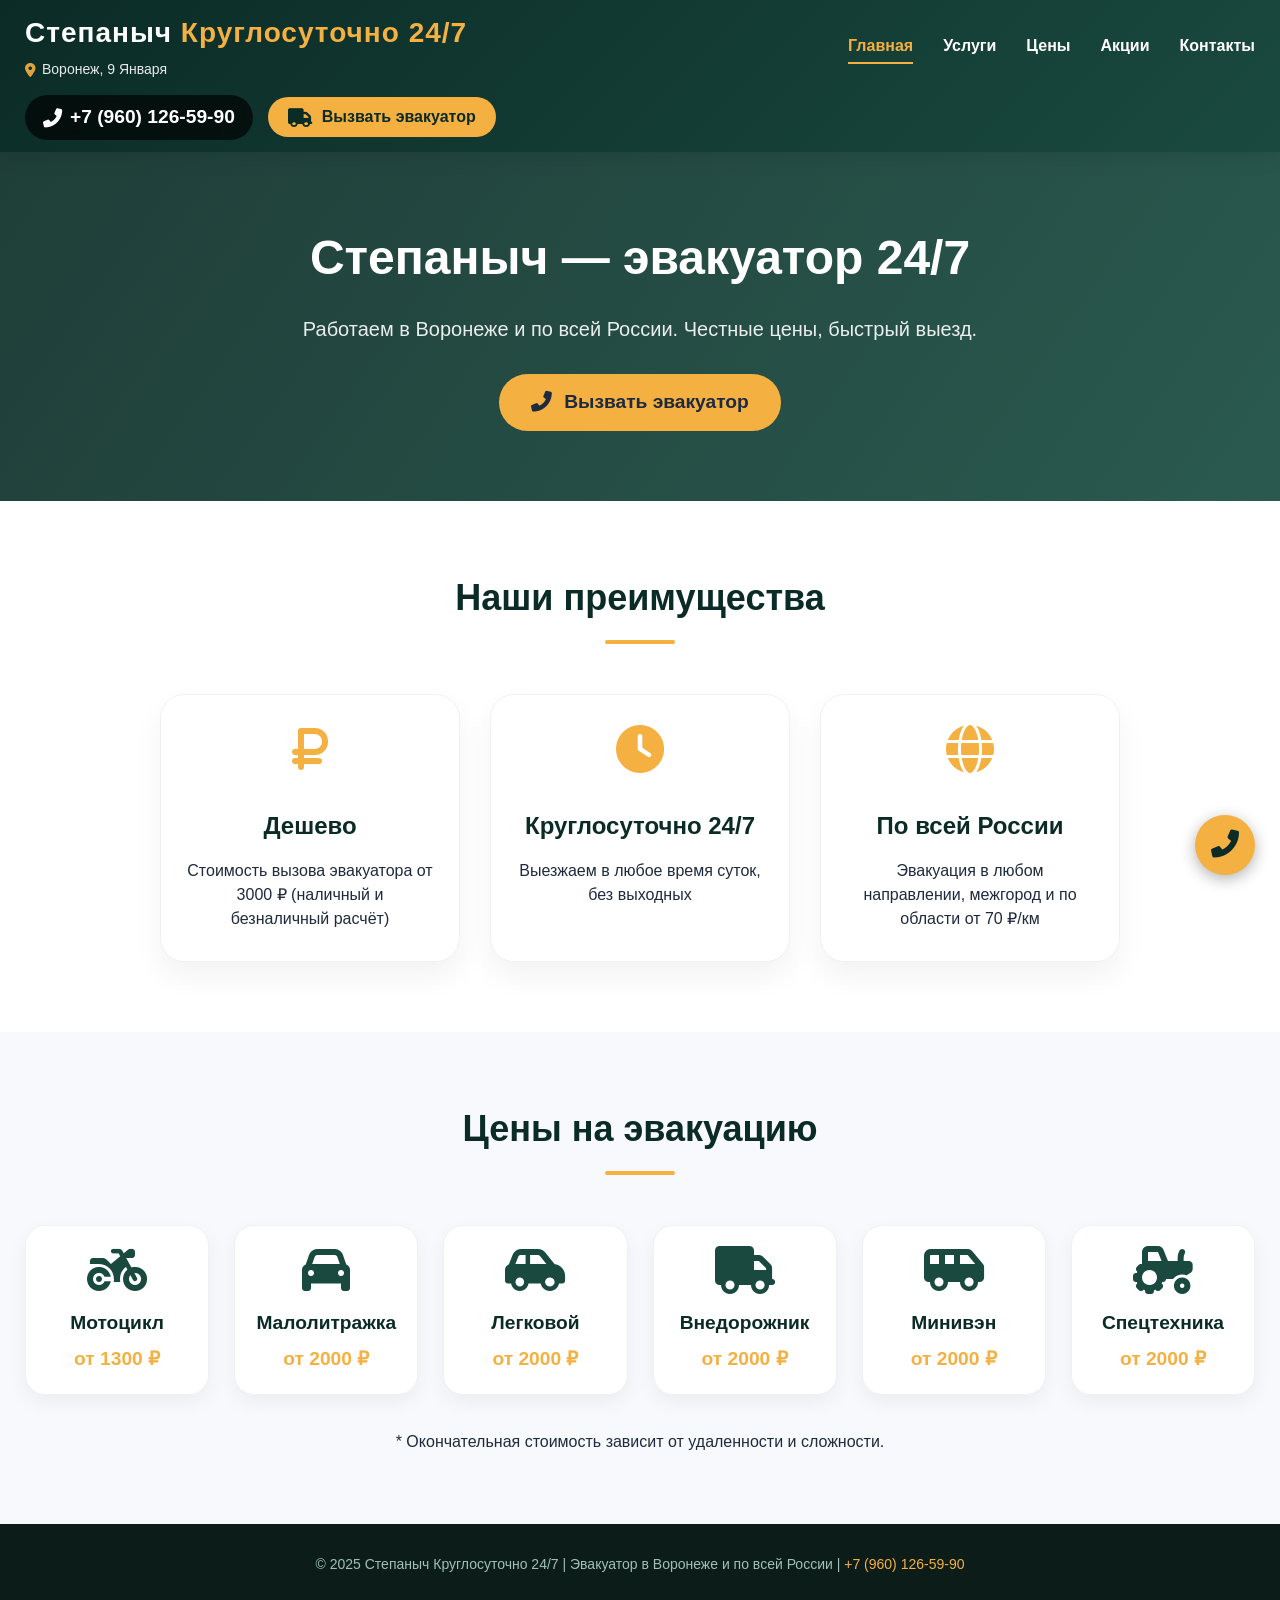
<file: index.html>
<!DOCTYPE html>
<html lang="ru">
<head>
    <meta charset="UTF-8">
    <meta name="viewport" content="width=device-width, initial-scale=1.0">
    <title>Степаныч Круглосуточно 24/7 | Эвакуатор в Воронеже и России</title>
    <meta name="description" content="Эвакуатор в Воронеже круглосуточно. Вызов по телефону +7 (960) 126-59-90. Быстро, дешево, по городу от 3000₽, по области от 70₽/км. Работаем по всей России.">
    <meta name="keywords" content="эвакуатор воронеж круглосуточно, эвакуатор воронеж круглосуточно телефон, вызвать эвакуатор воронеж, эвакуатор воронеж дешево, степаныч эвакуатор">
    <meta name="robots" content="index, follow">
    <link rel="canonical" href="https://stepanych.ru/">
    <link rel="stylesheet" href="https://cdnjs.cloudflare.com/ajax/libs/font-awesome/6.0.0-beta3/css/all.min.css">
    <link rel="stylesheet" href="style.css">
    <script type="application/ld+json">
    {
      "@context": "https://schema.org",
      "@type": "EmergencyService",
      "name": "Степаныч Круглосуточно 24/7",
      "image": "https://stepanych.ru/logo.png",
      "telephone": "+79601265990",
      "address": {
        "@type": "PostalAddress",
        "streetAddress": "ул. 9 Января",
        "addressLocality": "Воронеж",
        "addressRegion": "Воронежская область",
        "addressCountry": "RU"
      },
      "openingHours": "Mo-Su 00:00-23:59",
      "priceRange": "от 1300₽",
      "areaServed": {
        "@type": "Country",
        "name": "Россия"
      }
    }
    </script>
</head>
<body>
    <div class="floating-call"><a href="tel:+79601265990"><i class="fas fa-phone-alt"></i></a></div>
    <header>
        <div class="container header-flex">
            <div class="logo-area">
                <div class="logo">Степаныч <span>Круглосуточно 24/7</span></div>
                <div class="address"><i class="fas fa-map-marker-alt"></i> Воронеж, 9 Января</div>
            </div>
            <nav>
                <ul>
                    <li><a href="index.html" class="active">Главная</a></li>
                    <li><a href="services.html">Услуги</a></li>
                    <li><a href="prices.html">Цены</a></li>
                    <li><a href="promotions.html">Акции</a></li>
                    <li><a href="contacts.html">Контакты</a></li>
                </ul>
            </nav>
            <div class="phone-area">
                <div class="phone"><a href="tel:+79601265990"><i class="fas fa-phone-alt"></i> +7 (960) 126-59-90</a></div>
                <a href="tel:+79601265990" class="call-btn"><i class="fas fa-truck"></i> <span>Вызвать эвакуатор</span></a>
            </div>
        </div>
    </header>

    <section class="hero">
        <div class="container">
            <h1>Степаныч — эвакуатор 24/7</h1>
            <p>Работаем в Воронеже и по всей России. Честные цены, быстрый выезд.</p>
            <a href="tel:+79601265990" class="btn"><i class="fas fa-phone-alt"></i> Вызвать эвакуатор</a>
        </div>
    </section>

    <section class="section section-white reveal">
        <div class="container">
            <h2 class="section-title">Наши преимущества</h2>
            <div class="cards">
                <div class="card"><i class="fas fa-ruble-sign"></i><h3>Дешево</h3><p>Стоимость вызова эвакуатора от 3000 ₽ (наличный и безналичный расчёт)</p></div>
                <div class="card"><i class="fas fa-clock"></i><h3>Круглосуточно 24/7</h3><p>Выезжаем в любое время суток, без выходных</p></div>
                <div class="card"><i class="fas fa-globe"></i><h3>По всей России</h3><p>Эвакуация в любом направлении, межгород и по области от 70 ₽/км</p></div>
            </div>
        </div>
    </section>

    <section class="section section-light reveal">
        <div class="container">
            <h2 class="section-title">Цены на эвакуацию</h2>
            <div class="vehicle-grid">
                <div class="vehicle-card"><i class="fas fa-motorcycle"></i><h4>Мотоцикл</h4><div class="price">от 1300 ₽</div></div>
                <div class="vehicle-card"><i class="fas fa-car"></i><h4>Малолитражка</h4><div class="price">от 2000 ₽</div></div>
                <div class="vehicle-card"><i class="fas fa-car-side"></i><h4>Легковой</h4><div class="price">от 2000 ₽</div></div>
                <div class="vehicle-card"><i class="fas fa-truck"></i><h4>Внедорожник</h4><div class="price">от 2000 ₽</div></div>
                <div class="vehicle-card"><i class="fas fa-shuttle-van"></i><h4>Минивэн</h4><div class="price">от 2000 ₽</div></div>
                <div class="vehicle-card"><i class="fas fa-tractor"></i><h4>Спецтехника</h4><div class="price">от 2000 ₽</div></div>
            </div>
            <p style="text-align:center; margin-top:35px;">* Окончательная стоимость зависит от удаленности и сложности.</p>
        </div>
    </section>

    <footer>
        <div class="container"><p>© 2025 Степаныч Круглосуточно 24/7 | Эвакуатор в Воронеже и по всей России | <a href="tel:+79601265990">+7 (960) 126-59-90</a></p></div>
    </footer>
    <script src="script.js"></script>
</body>
</html>
</file>
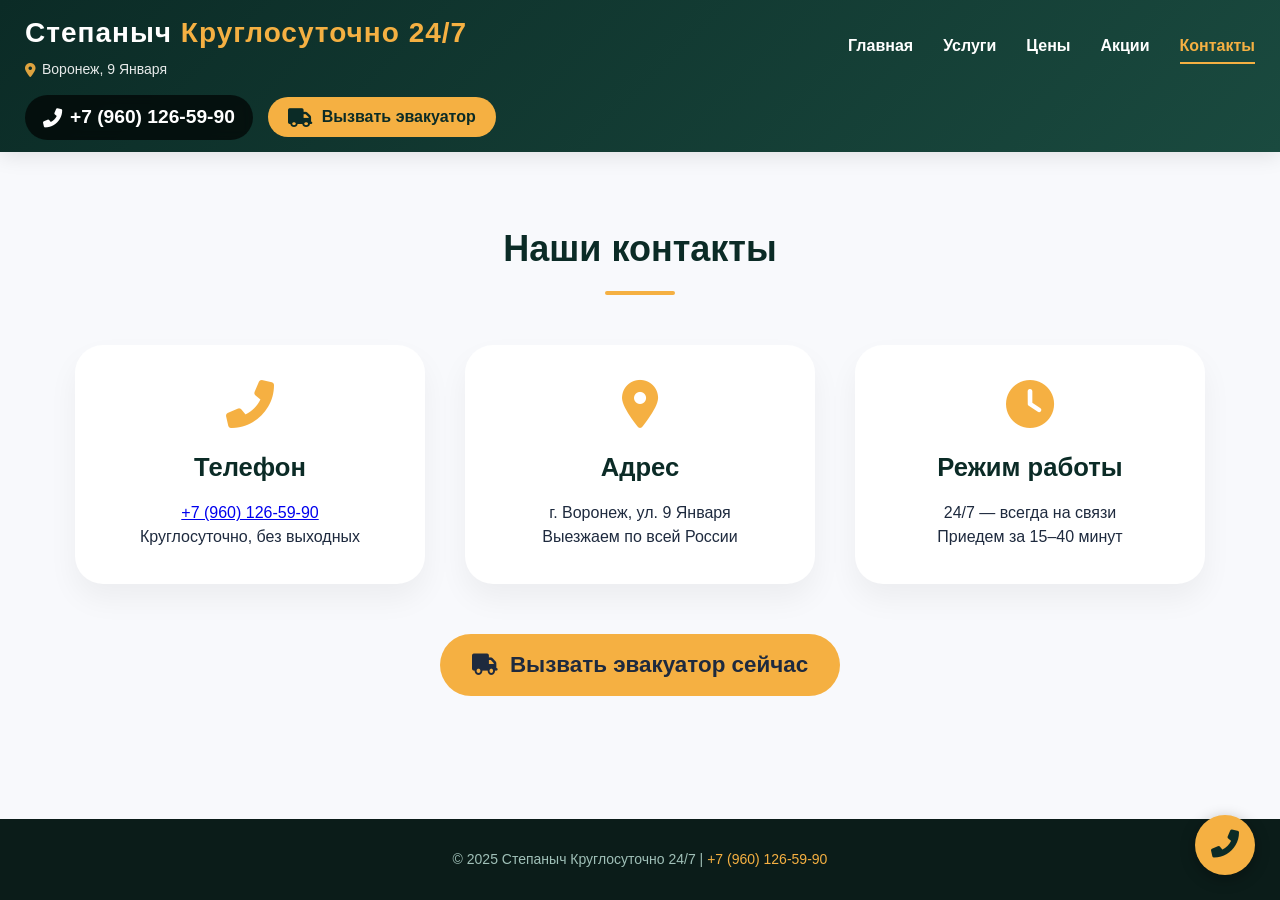
<file: contacts.html>
<!DOCTYPE html>
<html lang="ru">
<head>
    <meta charset="UTF-8">
    <meta name="viewport" content="width=device-width, initial-scale=1.0">
    <title>Контакты эвакуатора Степаныч | Воронеж</title>
    <meta name="description" content="Круглосуточный телефон +7 (960) 126-59-90. Адрес: Воронеж, ул. 9 Января. Работаем по всей России.">
    <meta name="keywords" content="контакты эвакуатор воронеж, телефон эвакуатора воронеж, адрес эвакуатора">
    <link rel="stylesheet" href="https://cdnjs.cloudflare.com/ajax/libs/font-awesome/6.0.0-beta3/css/all.min.css">
    <link rel="stylesheet" href="style.css">
</head>
<body>
    <div class="floating-call"><a href="tel:+79601265990"><i class="fas fa-phone-alt"></i></a></div>
    <header>
        <div class="container header-flex">
            <div class="logo-area"><div class="logo">Степаныч <span>Круглосуточно 24/7</span></div><div class="address"><i class="fas fa-map-marker-alt"></i> Воронеж, 9 Января</div></div>
            <nav><ul><li><a href="index.html">Главная</a></li><li><a href="services.html">Услуги</a></li><li><a href="prices.html">Цены</a></li><li><a href="promotions.html">Акции</a></li><li><a href="contacts.html" class="active">Контакты</a></li></ul></nav>
            <div class="phone-area"><div class="phone"><a href="tel:+79601265990"><i class="fas fa-phone-alt"></i> +7 (960) 126-59-90</a></div><a href="tel:+79601265990" class="call-btn"><i class="fas fa-truck"></i> <span>Вызвать эвакуатор</span></a></div>
        </div>
    </header>
    <section class="contacts-page reveal">
        <div class="container">
            <h1 class="section-title">Наши контакты</h1>
            <div class="contacts-grid">
                <div class="contact-card"><i class="fas fa-phone-alt"></i><h3>Телефон</h3><p><a href="tel:+79601265990">+7 (960) 126-59-90</a></p><p>Круглосуточно, без выходных</p></div>
                <div class="contact-card"><i class="fas fa-map-marker-alt"></i><h3>Адрес</h3><p>г. Воронеж, ул. 9 Января</p><p>Выезжаем по всей России</p></div>
                <div class="contact-card"><i class="fas fa-clock"></i><h3>Режим работы</h3><p>24/7 — всегда на связи</p><p>Приедем за 15–40 минут</p></div>
            </div>
            <div style="text-align:center; margin-top:50px;"><a href="tel:+79601265990" class="btn" style="font-size:1.4rem;"><i class="fas fa-truck"></i> Вызвать эвакуатор сейчас</a></div>
        </div>
    </section>
    <footer><div class="container"><p>© 2025 Степаныч Круглосуточно 24/7 | <a href="tel:+79601265990">+7 (960) 126-59-90</a></p></div></footer>
    <script src="script.js"></script>
</body>
</html>
</file>
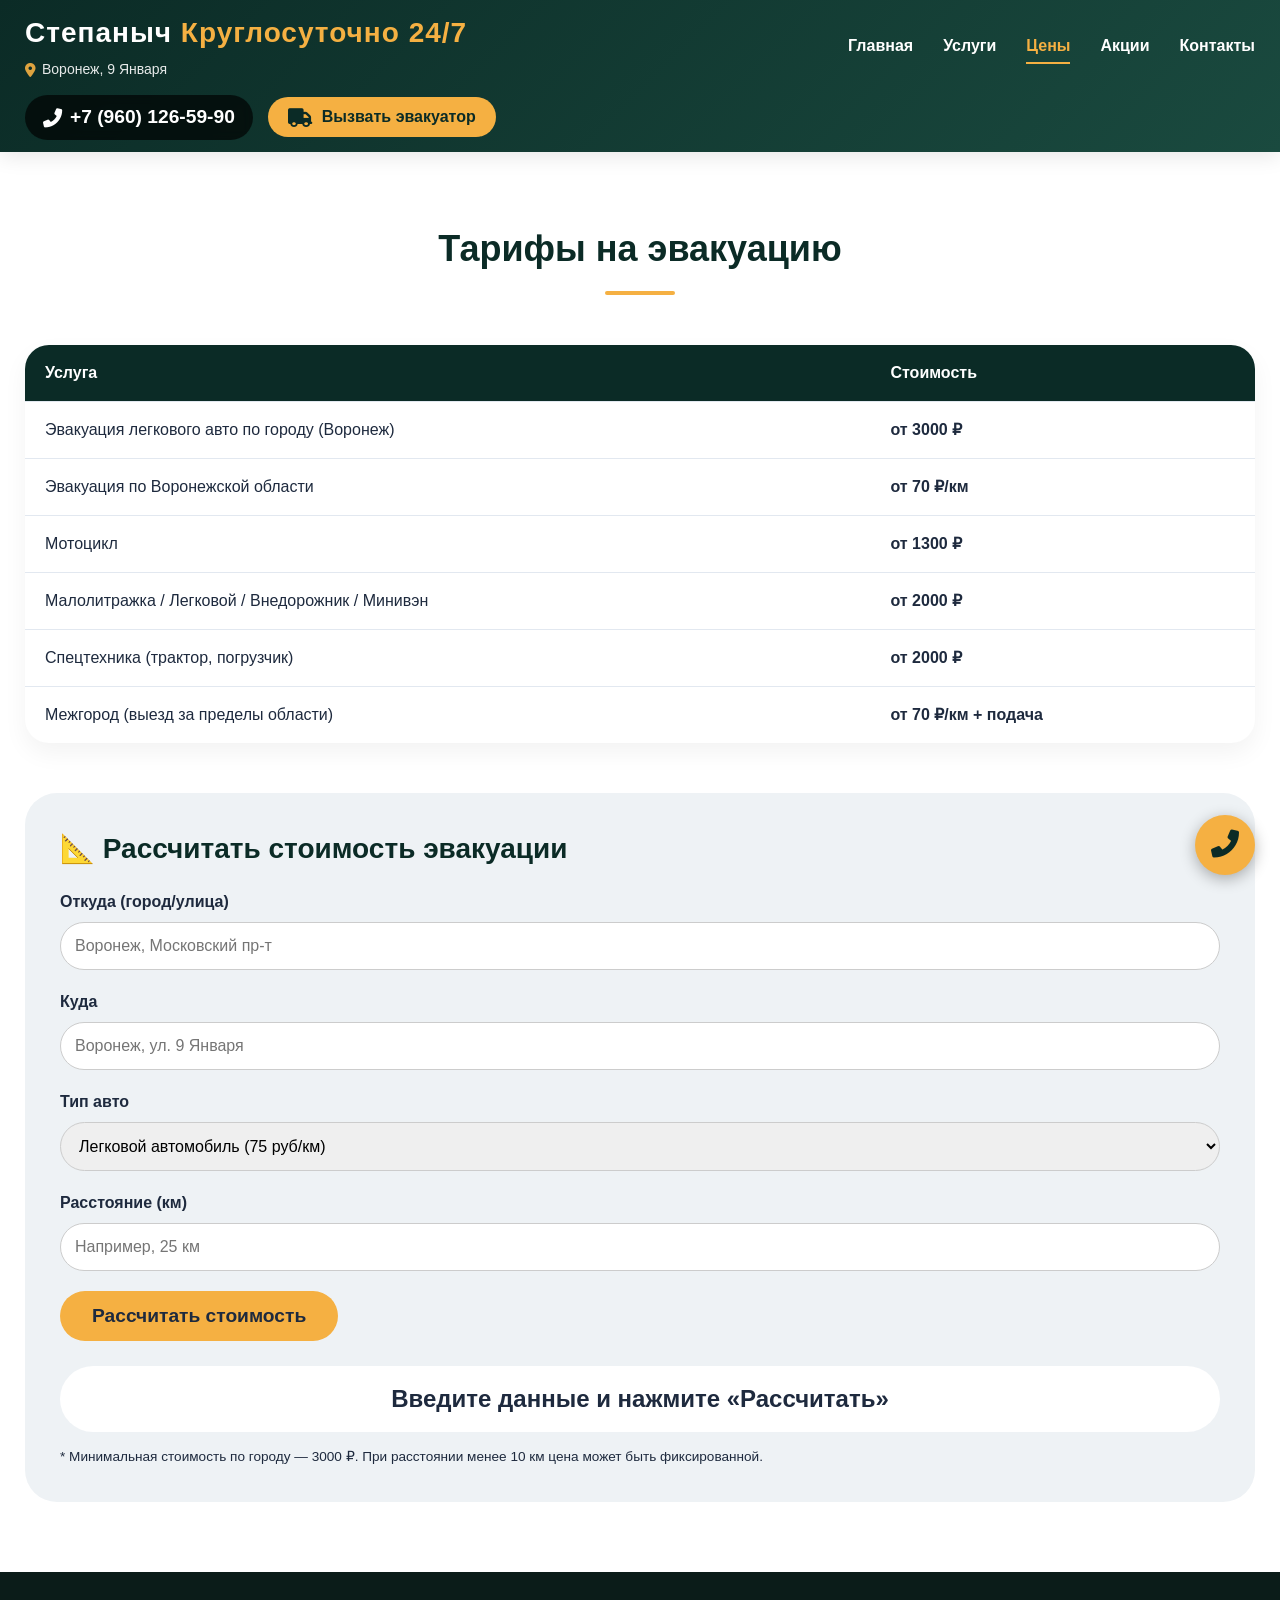
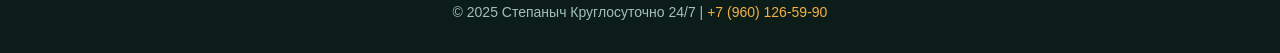
<file: prices.html>
<!DOCTYPE html>
<html lang="ru">
<head>
    <meta charset="UTF-8">
    <meta name="viewport" content="width=device-width, initial-scale=1.0">
    <title>Цены на эвакуатор Степаныч 24/7 | Калькулятор стоимости</title>
    <meta name="description" content="Тарифы на эвакуацию в Воронеже и области. Калькулятор стоимости: легковые 75₽/км, внедорожник 80₽/км, спецтехника 80₽/км. Рассчитайте онлайн.">
    <meta name="keywords" content="цены эвакуатор воронеж, сколько стоит эвакуатор, калькулятор эвакуатора">
    <link rel="stylesheet" href="https://cdnjs.cloudflare.com/ajax/libs/font-awesome/6.0.0-beta3/css/all.min.css">
    <link rel="stylesheet" href="style.css">
</head>
<body>
    <div class="floating-call"><a href="tel:+79601265990"><i class="fas fa-phone-alt"></i></a></div>
    <header>
        <div class="container header-flex">
            <div class="logo-area"><div class="logo">Степаныч <span>Круглосуточно 24/7</span></div><div class="address"><i class="fas fa-map-marker-alt"></i> Воронеж, 9 Января</div></div>
            <nav><ul><li><a href="index.html">Главная</a></li><li><a href="services.html">Услуги</a></li><li><a href="prices.html" class="active">Цены</a></li><li><a href="promotions.html">Акции</a></li><li><a href="contacts.html">Контакты</a></li></ul></nav>
            <div class="phone-area"><div class="phone"><a href="tel:+79601265990"><i class="fas fa-phone-alt"></i> +7 (960) 126-59-90</a></div><a href="tel:+79601265990" class="call-btn"><i class="fas fa-truck"></i> <span>Вызвать эвакуатор</span></a></div>
        </div>
    </header>
    <section class="section section-white reveal">
        <div class="container">
            <h1 class="section-title">Тарифы на эвакуацию</h1>
            <table class="price-table">
                <thead><tr><th>Услуга</th><th>Стоимость</th></tr></thead>
                <tbody>
                    <tr><td>Эвакуация легкового авто по городу (Воронеж)</td><td><strong>от 3000 ₽</strong></td></tr>
                    <tr><td>Эвакуация по Воронежской области</td><td><strong>от 70 ₽/км</strong></td></tr>
                    <tr><td>Мотоцикл</td><td><strong>от 1300 ₽</strong></td></tr>
                    <tr><td>Малолитражка / Легковой / Внедорожник / Минивэн</td><td><strong>от 2000 ₽</strong></td></tr>
                    <tr><td>Спецтехника (трактор, погрузчик)</td><td><strong>от 2000 ₽</strong></td></tr>
                    <tr><td>Межгород (выезд за пределы области)</td><td><strong>от 70 ₽/км + подача</strong></td></tr>
         
                </tbody>
            </table>

            <div class="calculator reveal">
                <h3>📐 Рассчитать стоимость эвакуации</h3>
                <div class="form-group"><label>Откуда (город/улица)</label><input type="text" id="from" placeholder="Воронеж, Московский пр-т"></div>
                <div class="form-group"><label>Куда</label><input type="text" id="to" placeholder="Воронеж, ул. 9 Января"></div>
                <div class="form-group"><label>Тип авто</label>
                    <select id="vehicleType">
                        <option value="legkovoy">Легковой автомобиль (75 руб/км)</option>
                        <option value="vnedorozhnik">Внедорожник (80 руб/км)</option>
                        <option value="spectechnika">Спецтехника (80 руб/км)</option>
                    </select>
                </div>
                <div class="form-group"><label>Расстояние (км)</label><input type="number" id="distance" placeholder="Например, 25 км"></div>
                <button class="btn" onclick="calculateCost()">Рассчитать стоимость</button>
                <div class="calc-result" id="calcResult">Введите данные и нажмите «Рассчитать»</div>
                <p style="font-size:0.85rem; margin-top:15px;">* Минимальная стоимость по городу — 3000 ₽. При расстоянии менее 10 км цена может быть фиксированной.</p>
            </div>
        </div>
    </section>
    <footer><div class="container"><p>© 2025 Степаныч Круглосуточно 24/7 | <a href="tel:+79601265990">+7 (960) 126-59-90</a></p></div></footer>
    <script src="script.js"></script>
</body>
</html>
</file>
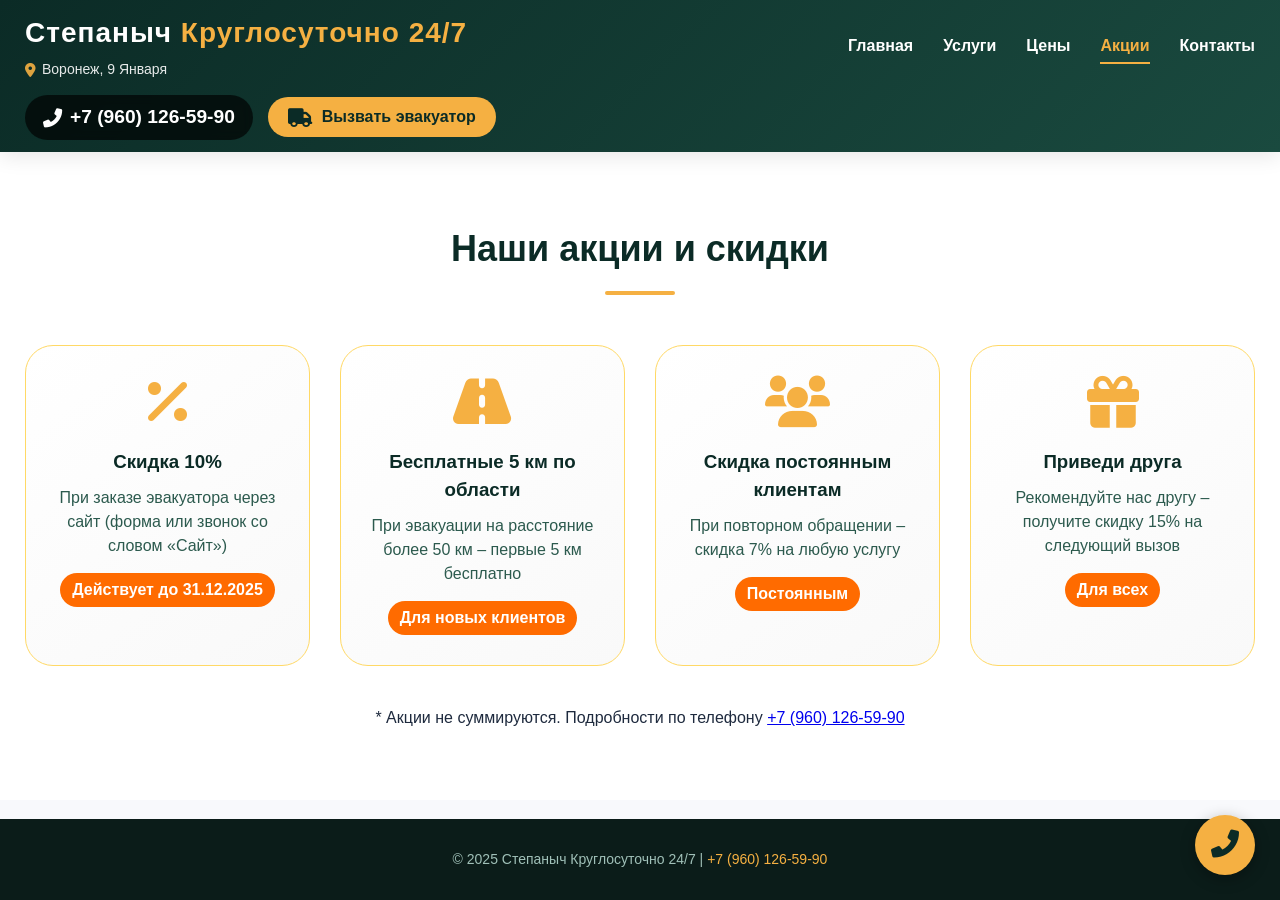
<file: promotions.html>
<!DOCTYPE html>
<html lang="ru">
<head>
    <meta charset="UTF-8">
    <meta name="viewport" content="width=device-width, initial-scale=1.0">
    <title>Акции и скидки эвакуатора Степаныч</title>
    <meta name="description" content="Скидки на эвакуацию в Воронеже: -10% при заказе через сайт, бесплатные 5 км по области, скидка постоянным клиентам.">
    <meta name="keywords" content="скидки эвакуатор воронеж, акции эвакуатор, дешевый эвакуатор">
    <link rel="stylesheet" href="https://cdnjs.cloudflare.com/ajax/libs/font-awesome/6.0.0-beta3/css/all.min.css">
    <link rel="stylesheet" href="style.css">
</head>
<body>
    <div class="floating-call"><a href="tel:+79601265990"><i class="fas fa-phone-alt"></i></a></div>
    <header>
        <div class="container header-flex">
            <div class="logo-area"><div class="logo">Степаныч <span>Круглосуточно 24/7</span></div><div class="address"><i class="fas fa-map-marker-alt"></i> Воронеж, 9 Января</div></div>
            <nav><ul><li><a href="index.html">Главная</a></li><li><a href="services.html">Услуги</a></li><li><a href="prices.html">Цены</a></li><li><a href="promotions.html" class="active">Акции</a></li><li><a href="contacts.html">Контакты</a></li></ul></nav>
            <div class="phone-area"><div class="phone"><a href="tel:+79601265990"><i class="fas fa-phone-alt"></i> +7 (960) 126-59-90</a></div><a href="tel:+79601265990" class="call-btn"><i class="fas fa-truck"></i> <span>Вызвать эвакуатор</span></a></div>
        </div>
    </header>
    <section class="section section-white reveal">
        <div class="container">
            <h1 class="section-title">Наши акции и скидки</h1>
            <div class="promos-grid">
                <div class="promo-card"><i class="fas fa-percent"></i><h3>Скидка 10%</h3><div class="promo-desc">При заказе эвакуатора через сайт (форма или звонок со словом «Сайт»)</div><div class="promo-badge">Действует до 31.12.2025</div></div>
                <div class="promo-card"><i class="fas fa-road"></i><h3>Бесплатные 5 км по области</h3><div class="promo-desc">При эвакуации на расстояние более 50 км – первые 5 км бесплатно</div><div class="promo-badge">Для новых клиентов</div></div>
                <div class="promo-card"><i class="fas fa-users"></i><h3>Скидка постоянным клиентам</h3><div class="promo-desc">При повторном обращении – скидка 7% на любую услугу</div><div class="promo-badge">Постоянным</div></div>
                <div class="promo-card"><i class="fas fa-gift"></i><h3>Приведи друга</h3><div class="promo-desc">Рекомендуйте нас другу – получите скидку 15% на следующий вызов</div><div class="promo-badge">Для всех</div></div>
            </div>
            <p style="text-align:center; margin-top:40px;">* Акции не суммируются. Подробности по телефону <a href="tel:+79601265990">+7 (960) 126-59-90</a></p>
        </div>
    </section>
    <footer><div class="container"><p>© 2025 Степаныч Круглосуточно 24/7 | <a href="tel:+79601265990">+7 (960) 126-59-90</a></p></div></footer>
    <script src="script.js"></script>
</body>
</html>
</file>
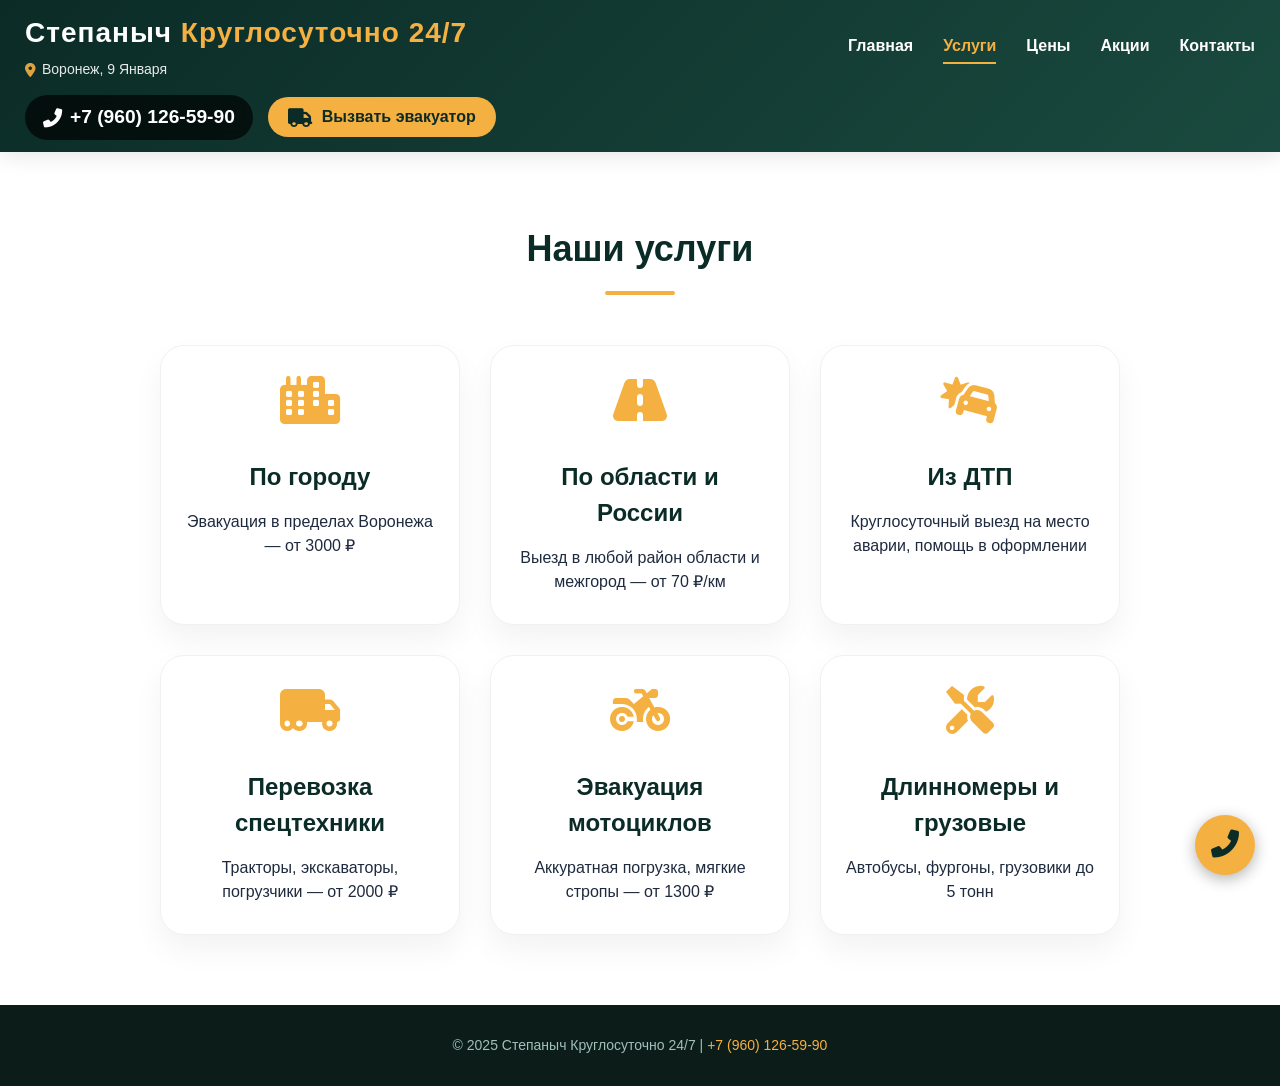
<file: services.html>
<!DOCTYPE html>
<html lang="ru">
<head>
    <meta charset="UTF-8">
    <meta name="viewport" content="width=device-width, initial-scale=1.0">
    <title>Услуги эвакуатора Степаныч 24/7 | Воронеж и Россия</title>
    <meta name="description" content="Эвакуация легковых, грузовых авто, мотоциклов, спецтехники. Круглосуточно. По городу от 3000₽, по области от 70₽/км. Звоните!">
    <meta name="keywords" content="услуги эвакуатора воронеж, эвакуация авто воронеж, вызвать эвакуатор воронеж круглосуточно">
    <link rel="canonical" href="https://stepanych.ru/services.html">
    <link rel="stylesheet" href="https://cdnjs.cloudflare.com/ajax/libs/font-awesome/6.0.0-beta3/css/all.min.css">
    <link rel="stylesheet" href="style.css">
</head>
<body>
    <div class="floating-call"><a href="tel:+79601265990"><i class="fas fa-phone-alt"></i></a></div>
    <header>
        <div class="container header-flex">
            <div class="logo-area"><div class="logo">Степаныч <span>Круглосуточно 24/7</span></div><div class="address"><i class="fas fa-map-marker-alt"></i> Воронеж, 9 Января</div></div>
            <nav><ul><li><a href="index.html">Главная</a></li><li><a href="services.html" class="active">Услуги</a></li><li><a href="prices.html">Цены</a></li><li><a href="promotions.html">Акции</a></li><li><a href="contacts.html">Контакты</a></li></ul></nav>
            <div class="phone-area"><div class="phone"><a href="tel:+79601265990"><i class="fas fa-phone-alt"></i> +7 (960) 126-59-90</a></div><a href="tel:+79601265990" class="call-btn"><i class="fas fa-truck"></i> <span>Вызвать эвакуатор</span></a></div>
        </div>
    </header>
    <section class="section section-white reveal">
        <div class="container">
            <h1 class="section-title">Наши услуги</h1>
            <div class="cards">
                <div class="card"><i class="fas fa-city"></i><h3>По городу</h3><p>Эвакуация в пределах Воронежа — от 3000 ₽</p></div>
                <div class="card"><i class="fas fa-road"></i><h3>По области и России</h3><p>Выезд в любой район области и межгород — от 70 ₽/км</p></div>
                <div class="card"><i class="fas fa-car-crash"></i><h3>Из ДТП</h3><p>Круглосуточный выезд на место аварии, помощь в оформлении</p></div>
                <div class="card"><i class="fas fa-truck-moving"></i><h3>Перевозка спецтехники</h3><p>Тракторы, экскаваторы, погрузчики — от 2000 ₽</p></div>
                <div class="card"><i class="fas fa-motorcycle"></i><h3>Эвакуация мотоциклов</h3><p>Аккуратная погрузка, мягкие стропы — от 1300 ₽</p></div>
                <div class="card"><i class="fas fa-tools"></i><h3>Длинномеры и грузовые</h3><p>Автобусы, фургоны, грузовики до 5 тонн</p></div>
            </div>
        </div>
    </section>
    <footer><div class="container"><p>© 2025 Степаныч Круглосуточно 24/7 | <a href="tel:+79601265990">+7 (960) 126-59-90</a></p></div></footer>
    <script src="script.js"></script>
</body>
</html>
</file>
<file: style.css>
*{margin:0;padding:0;box-sizing:border-box}
body{font-family:'Segoe UI',Roboto,'Helvetica Neue',sans-serif;background:#f8f9fc;color:#1e2a3e;display:flex;flex-direction:column;min-height:100vh;line-height:1.5}
.container{max-width:1300px;margin:0 auto;padding:0 25px}
/* Header */
header{background:linear-gradient(135deg,#0b2b26 0%,#1a4a3f 100%);color:#fff;padding:12px 0;position:sticky;top:0;z-index:1000;box-shadow:0 4px 20px rgba(0,0,0,0.1)}
.header-flex{display:flex;justify-content:space-between;align-items:center;flex-wrap:wrap;gap:15px}
.logo-area{display:flex;flex-direction:column}
.logo{font-size:28px;font-weight:800;letter-spacing:1px}
.logo span{color:#f5b042;font-weight:700}
.address{font-size:14px;margin-top:5px;opacity:0.9;display:flex;align-items:center;gap:6px}
.address i{font-size:14px;color:#f5b042}
nav ul{display:flex;list-style:none;gap:30px}
nav ul li a{color:#fff;text-decoration:none;font-weight:600;padding:8px 0;transition:0.2s;border-bottom:2px solid transparent}
nav ul li a:hover,nav ul li a.active{border-bottom-color:#f5b042;color:#f5b042}
.phone-area{display:flex;align-items:center;gap:15px;flex-wrap:wrap}
.phone a{color:#fff;text-decoration:none;background:#000000aa;backdrop-filter:blur(4px);padding:8px 18px;border-radius:50px;font-weight:bold;font-size:1.2rem;transition:0.2s;display:inline-flex;align-items:center;gap:8px}
.phone a:hover{background:#000;transform:scale(1.02)}
.call-btn{background:#f5b042;color:#0b2b26;padding:8px 20px;border-radius:50px;font-weight:bold;text-decoration:none;display:inline-flex;align-items:center;gap:10px;transition:0.2s;font-size:1rem}
.call-btn i{font-size:1.2rem}
.call-btn:hover{background:#ffc107;transform:scale(1.02);box-shadow:0 4px 12px rgba(0,0,0,0.2)}
/* Hero */
.hero{background:linear-gradient(125deg,#1f3e38 0%,#2a5a4f 100%);color:#fff;padding:70px 0;text-align:center}
.hero h1{font-size:48px;margin-bottom:20px;font-weight:800}
.hero p{font-size:20px;margin-bottom:30px;max-width:800px;margin-left:auto;margin-right:auto;opacity:0.9}
.btn{display:inline-flex;align-items:center;gap:12px;background:#f5b042;color:#1e2a3e;padding:14px 32px;text-decoration:none;border-radius:50px;font-size:1.2rem;font-weight:bold;transition:0.2s;border:none;cursor:pointer}
.btn i{font-size:1.3rem}
.btn:hover{background:#ffc107;transform:translateY(-3px);box-shadow:0 8px 20px rgba(0,0,0,0.2)}
/* Sections */
.section{padding:70px 0}
.section-white{background:#fff}
.section-light{background:#f8f9fc}
.section-title{text-align:center;font-size:36px;margin-bottom:50px;font-weight:700;color:#0b2b26;position:relative}
.section-title:after{content:'';display:block;width:70px;height:4px;background:#f5b042;margin:15px auto 0;border-radius:4px}
/* Cards */
.cards{display:flex;flex-wrap:wrap;gap:30px;justify-content:center}
.card{background:#fff;border-radius:24px;padding:30px 25px;width:300px;text-align:center;box-shadow:0 15px 30px rgba(0,0,0,0.05);transition:0.25s ease;border:1px solid #eef2f5}
.card:hover{transform:translateY(-8px);box-shadow:0 25px 40px rgba(0,0,0,0.1)}
.card i{font-size:48px;color:#f5b042;margin-bottom:20px}
.card h3{margin:15px 0;color:#0b2b26;font-size:1.5rem}
/* Vehicle grid */
.vehicle-grid{display:grid;grid-template-columns:repeat(auto-fit,minmax(170px,1fr));gap:25px;margin-top:20px}
.vehicle-card{background:#fff;border-radius:20px;padding:20px 12px;text-align:center;transition:0.2s;box-shadow:0 8px 20px rgba(0,0,0,0.05);border:1px solid #eef2f5}
.vehicle-card:hover{transform:scale(1.02);box-shadow:0 12px 25px rgba(0,0,0,0.1)}
.vehicle-card i{font-size:48px;color:#1a4a3f;margin-bottom:15px}
.vehicle-card h4{font-size:1.2rem;margin-bottom:8px;color:#0b2b26}
.vehicle-card .price{font-weight:bold;color:#f5b042;font-size:1.2rem}
/* Price table */
.price-table{width:100%;border-collapse:collapse;background:#fff;border-radius:24px;overflow:hidden;box-shadow:0 10px 25px rgba(0,0,0,0.05)}
.price-table th,.price-table td{padding:16px 20px;text-align:left;border-bottom:1px solid #e2e8f0}
.price-table th{background:#0b2b26;color:#fff;font-weight:600}
.price-table tr:last-child td{border-bottom:none}
/* Calculator */
.calculator{background:#eef2f5;border-radius:32px;padding:35px;margin-top:50px}
.calculator h3{font-size:28px;margin-bottom:20px;color:#0b2b26}
.form-group{margin-bottom:20px}
.form-group label{display:block;font-weight:600;margin-bottom:8px}
.form-group input,.form-group select{width:100%;padding:14px;border-radius:60px;border:1px solid #ccc;font-size:1rem}
.calc-result{margin-top:25px;font-size:1.5rem;font-weight:bold;background:#fff;padding:15px;border-radius:60px;text-align:center}
/* Reviews page */
.reviews-grid{display:grid;grid-template-columns:repeat(auto-fill,minmax(320px,1fr));gap:30px}
.review-card{background:#fff;border-radius:28px;padding:25px;box-shadow:0 10px 20px rgba(0,0,0,0.05);transition:0.2s}
.review-card:hover{transform:translateY(-5px)}
.review-header{display:flex;align-items:center;gap:15px;margin-bottom:15px}
.review-avatar i{font-size:48px;color:#f5b042}
.review-name{font-weight:bold;font-size:1.2rem}
.review-date{font-size:0.8rem;color:#777}
.review-stars{color:#f5b042;margin:10px 0}
.review-text{line-height:1.4}
/* Promotions page */
.promos-grid{display:grid;grid-template-columns:repeat(auto-fill,minmax(280px,1fr));gap:30px}
.promo-card{background:linear-gradient(145deg,#fff,#f9f9f9);border-radius:28px;padding:30px 20px;text-align:center;border:1px solid #ffd966}
.promo-card i{font-size:52px;color:#f5b042;margin-bottom:20px}
.promo-card h3{color:#0b2b26;margin-bottom:10px}
.promo-card .promo-desc{color:#2c5a4e;margin-bottom:15px}
.promo-badge{background:#ff6b00;color:#fff;padding:5px 12px;border-radius:60px;display:inline-block;font-weight:bold}
/* Contacts page */
.contacts-page{padding:70px 0;flex:1}
.contacts-grid{display:flex;flex-wrap:wrap;gap:40px;justify-content:center}
.contact-card{background:#fff;border-radius:28px;padding:35px;width:350px;text-align:center;box-shadow:0 15px 30px rgba(0,0,0,0.05);transition:0.2s}
.contact-card i{font-size:48px;color:#f5b042;margin-bottom:20px}
.contact-card h3{font-size:1.6rem;margin-bottom:15px;color:#0b2b26}
/* Floating call button */
.floating-call{position:fixed;bottom:25px;right:25px;background:#f5b042;width:60px;height:60px;border-radius:50%;display:flex;align-items:center;justify-content:center;box-shadow:0 4px 15px rgba(0,0,0,0.3);z-index:999;transition:0.2s}
.floating-call a{color:#0b2b26;font-size:28px;text-decoration:none}
.floating-call:hover{transform:scale(1.1);background:#ffc107}
/* Animation reveal */
.reveal{opacity:0;transform:translateY(30px);transition:all 0.7s ease}
.reveal.visible{opacity:1;transform:translateY(0)}
/* Footer */
footer{background:#0b1c19;color:#a0c0b8;text-align:center;padding:30px;font-size:14px;margin-top:auto}
footer a{color:#f5b042;text-decoration:none}
/* Responsive */
@media (max-width:950px){
    .header-flex{flex-direction:column;text-align:center}
    .logo-area{align-items:center}
    nav ul{gap:20px;flex-wrap:wrap;justify-content:center}
    .hero h1{font-size:32px}
    .section-title{font-size:28px}
}
@media (max-width:600px){
    .call-btn span{display:none}
    .call-btn i{margin:0}
    .call-btn{padding:8px 12px}
    .floating-call{width:50px;height:50px}
    .floating-call a{font-size:24px}
}
</file>
